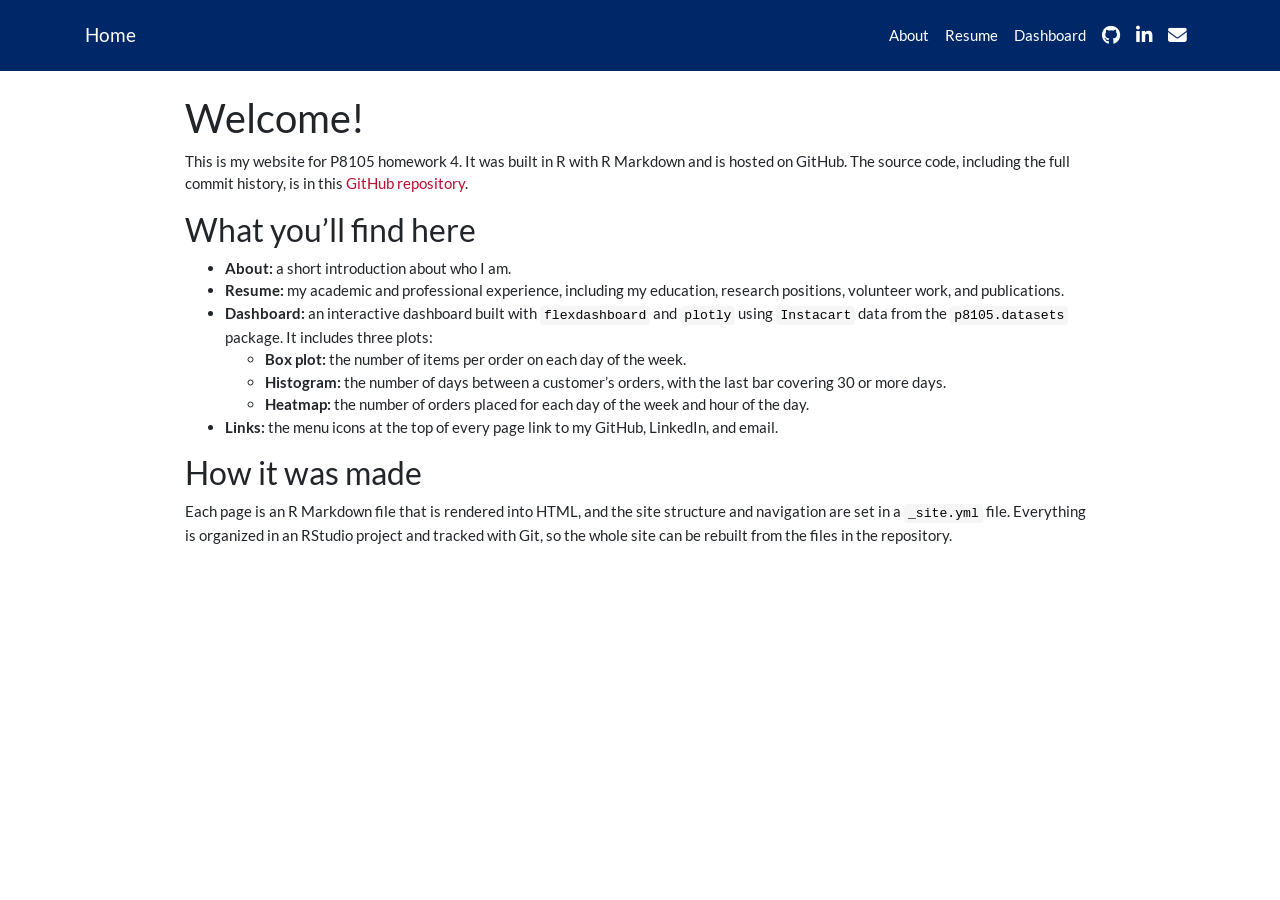
<file: index.html>
<!DOCTYPE html>

<html>

<head>

<meta charset="utf-8" />
<meta name="generator" content="pandoc" />
<meta http-equiv="X-UA-Compatible" content="IE=EDGE" />




<title>Welcome</title>

<script src="site_libs/header-attrs-2.32/header-attrs.js"></script>
<script src="site_libs/jquery-3.6.0/jquery-3.6.0.min.js"></script>
<meta name="viewport" content="width=device-width, initial-scale=1, shrink-to-fit=no" />
<link href="site_libs/bootstrap-4.6.0/bootstrap.min.css" rel="stylesheet" />
<script src="site_libs/bootstrap-4.6.0/bootstrap.bundle.min.js"></script>
<script src="site_libs/bs3compat-0.12.0/transition.js"></script>
<script src="site_libs/bs3compat-0.12.0/tabs.js"></script>
<script src="site_libs/bs3compat-0.12.0/bs3compat.js"></script>
<script src="site_libs/navigation-1.1/tabsets.js"></script>
<link href="site_libs/highlightjs-9.12.0/default.css" rel="stylesheet" />
<script src="site_libs/highlightjs-9.12.0/highlight.js"></script>
<link href="site_libs/font-awesome-6.5.2/css/all.min.css" rel="stylesheet" />
<link href="site_libs/font-awesome-6.5.2/css/v4-shims.min.css" rel="stylesheet" />

<style type="text/css">
  code{white-space: pre-wrap;}
  span.smallcaps{font-variant: small-caps;}
  span.underline{text-decoration: underline;}
  div.column{display: inline-block; vertical-align: top; width: 50%;}
  div.hanging-indent{margin-left: 1.5em; text-indent: -1.5em;}
  ul.task-list{list-style: none;}
    </style>

<style type="text/css">code{white-space: pre;}</style>
<script type="text/javascript">
if (window.hljs) {
  hljs.configure({languages: []});
  hljs.initHighlightingOnLoad();
  if (document.readyState && document.readyState === "complete") {
    window.setTimeout(function() { hljs.initHighlighting(); }, 0);
  }
}
</script>









<style type = "text/css">
.main-container {
  max-width: 940px;
  margin-left: auto;
  margin-right: auto;
}
img {
  max-width:100%;
}
.tabbed-pane {
  padding-top: 12px;
}
.html-widget {
  margin-bottom: 20px;
}
button.code-folding-btn:focus {
  outline: none;
}
summary {
  display: list-item;
}
details > summary > p:only-child {
  display: inline;
}
pre code {
  padding: 0;
}
</style>


<style type="text/css">
.dropdown-submenu {
  position: relative;
}
.dropdown-submenu>.dropdown-menu {
  top: 0;
  left: 100%;
  margin-top: -6px;
  margin-left: -1px;
  border-radius: 0 6px 6px 6px;
}
.dropdown-submenu:hover>.dropdown-menu {
  display: block;
}
.dropdown-submenu>a:after {
  display: block;
  content: " ";
  float: right;
  width: 0;
  height: 0;
  border-color: transparent;
  border-style: solid;
  border-width: 5px 0 5px 5px;
  border-left-color: #cccccc;
  margin-top: 5px;
  margin-right: -10px;
}
.dropdown-submenu:hover>a:after {
  border-left-color: #adb5bd;
}
.dropdown-submenu.pull-left {
  float: none;
}
.dropdown-submenu.pull-left>.dropdown-menu {
  left: -100%;
  margin-left: 10px;
  border-radius: 6px 0 6px 6px;
}
</style>

<script type="text/javascript">
// manage active state of menu based on current page
$(document).ready(function () {
  // active menu anchor
  href = window.location.pathname
  href = href.substr(href.lastIndexOf('/') + 1)
  if (href === "")
    href = "index.html";
  var menuAnchor = $('a[href="' + href + '"]');

  // mark the anchor link active (and if it's in a dropdown, also mark that active)
  var dropdown = menuAnchor.closest('li.dropdown');
  if (window.bootstrap) { // Bootstrap 4+
    menuAnchor.addClass('active');
    dropdown.find('> .dropdown-toggle').addClass('active');
  } else { // Bootstrap 3
    menuAnchor.parent().addClass('active');
    dropdown.addClass('active');
  }

  // Navbar adjustments
  var navHeight = $(".navbar").first().height() + 15;
  var style = document.createElement('style');
  var pt = "padding-top: " + navHeight + "px; ";
  var mt = "margin-top: -" + navHeight + "px; ";
  var css = "";
  // offset scroll position for anchor links (for fixed navbar)
  for (var i = 1; i <= 6; i++) {
    css += ".section h" + i + "{ " + pt + mt + "}\n";
  }
  style.innerHTML = "body {" + pt + "padding-bottom: 40px; }\n" + css;
  document.head.appendChild(style);
});
</script>

<!-- tabsets -->

<style type="text/css">
.tabset-dropdown > .nav-tabs {
  display: inline-table;
  max-height: 500px;
  min-height: 44px;
  overflow-y: auto;
  border: 1px solid #ddd;
  border-radius: 4px;
}

.tabset-dropdown > .nav-tabs > li.active:before, .tabset-dropdown > .nav-tabs.nav-tabs-open:before {
  content: "\e259";
  font-family: 'Glyphicons Halflings';
  display: inline-block;
  padding: 10px;
  border-right: 1px solid #ddd;
}

.tabset-dropdown > .nav-tabs.nav-tabs-open > li.active:before {
  content: "\e258";
  font-family: 'Glyphicons Halflings';
  border: none;
}

.tabset-dropdown > .nav-tabs > li.active {
  display: block;
}

.tabset-dropdown > .nav-tabs > li > a,
.tabset-dropdown > .nav-tabs > li > a:focus,
.tabset-dropdown > .nav-tabs > li > a:hover {
  border: none;
  display: inline-block;
  border-radius: 4px;
  background-color: transparent;
}

.tabset-dropdown > .nav-tabs.nav-tabs-open > li {
  display: block;
  float: none;
}

.tabset-dropdown > .nav-tabs > li {
  display: none;
}
</style>

<!-- code folding -->




</head>

<body>


<div class="container-fluid main-container">




<div class="navbar navbar-default  navbar-fixed-top" role="navigation">
  <div class="container">
    <div class="navbar-header">
      <button type="button" class="navbar-toggle collapsed" data-toggle="collapse" data-bs-toggle="collapse" data-target="#navbar" data-bs-target="#navbar">
        <span class="icon-bar"></span>
        <span class="icon-bar"></span>
        <span class="icon-bar"></span>
      </button>
      <a class="navbar-brand" href="index.html">Home</a>
    </div>
    <div id="navbar" class="navbar-collapse collapse">
      <ul class="nav navbar-nav">
        
      </ul>
      <ul class="nav navbar-nav navbar-right">
        <li>
  <a href="about.html">About</a>
</li>
<li>
  <a href="resume.html">Resume</a>
</li>
<li>
  <a href="dashboard.html">Dashboard</a>
</li>
<li>
  <a href="http://github.com/tpslam/">
    <span class="fa fa-github fa-lg"></span>
     
  </a>
</li>
<li>
  <a href="https://www.linkedin.com/in/tiffany-lam-77711b345/">
    <span class="fa fa-linkedin fa-lg"></span>
     
  </a>
</li>
<li>
  <a href="mailto:&lt;tiffany.lam21@gmail.com&gt;">
    <span class="fa fa-envelope fa-lg"></span>
     
  </a>
</li>
      </ul>
    </div><!--/.nav-collapse -->
  </div><!--/.container -->
</div><!--/.navbar -->

<div id="header">




</div>


<div id="welcome" class="section level2" style="padding-top: 40px">
<h2>Welcome!</h2>
</div>
<p>This is my website for P8105 homework 4. It was built in R with R
Markdown and is hosted on GitHub. The source code, including the full
commit history, is in this <a
href="https://github.com/tpslam/tpslam.github.io">GitHub
repository</a>.</p>
<div id="what-youll-find-here" class="section level3">
<h3>What you’ll find here</h3>
<ul>
<li><strong>About:</strong> a short introduction about who I am.</li>
<li><strong>Resume:</strong> my academic and professional experience,
including my education, research positions, volunteer work, and
publications.</li>
<li><strong>Dashboard:</strong> an interactive dashboard built with
<code>flexdashboard</code> and <code>plotly</code> using
<code>Instacart</code> data from the <code>p8105.datasets</code>
package. It includes three plots:
<ul>
<li><strong>Box plot:</strong> the number of items per order on each day
of the week.</li>
<li><strong>Histogram:</strong> the number of days between a customer’s
orders, with the last bar covering 30 or more days.</li>
<li><strong>Heatmap:</strong> the number of orders placed for each day
of the week and hour of the day.</li>
</ul></li>
<li><strong>Links:</strong> the menu icons at the top of every page link
to my GitHub, LinkedIn, and email.</li>
</ul>
</div>
<div id="how-it-was-made" class="section level3">
<h3>How it was made</h3>
<p>Each page is an R Markdown file that is rendered into HTML, and the
site structure and navigation are set in a <code>_site.yml</code> file.
Everything is organized in an RStudio project and tracked with Git, so
the whole site can be rebuilt from the files in the repository.</p>
</div>




</div>

<script>

// add bootstrap table styles to pandoc tables
function bootstrapStylePandocTables() {
  $('tr.odd').parent('tbody').parent('table').addClass('table table-condensed');
}
$(document).ready(function () {
  bootstrapStylePandocTables();
});


</script>

<!-- tabsets -->

<script>
$(document).ready(function () {
  window.buildTabsets("TOC");
});

$(document).ready(function () {
  $('.tabset-dropdown > .nav-tabs > li').click(function () {
    $(this).parent().toggleClass('nav-tabs-open');
  });
});
</script>

<!-- code folding -->


<!-- dynamically load mathjax for compatibility with self-contained -->
<script>
  (function () {
    var script = document.createElement("script");
    script.type = "text/javascript";
    script.src  = "https://mathjax.rstudio.com/latest/MathJax.js?config=TeX-AMS-MML_HTMLorMML";
    document.getElementsByTagName("head")[0].appendChild(script);
  })();
</script>

</body>
</html>
</file>
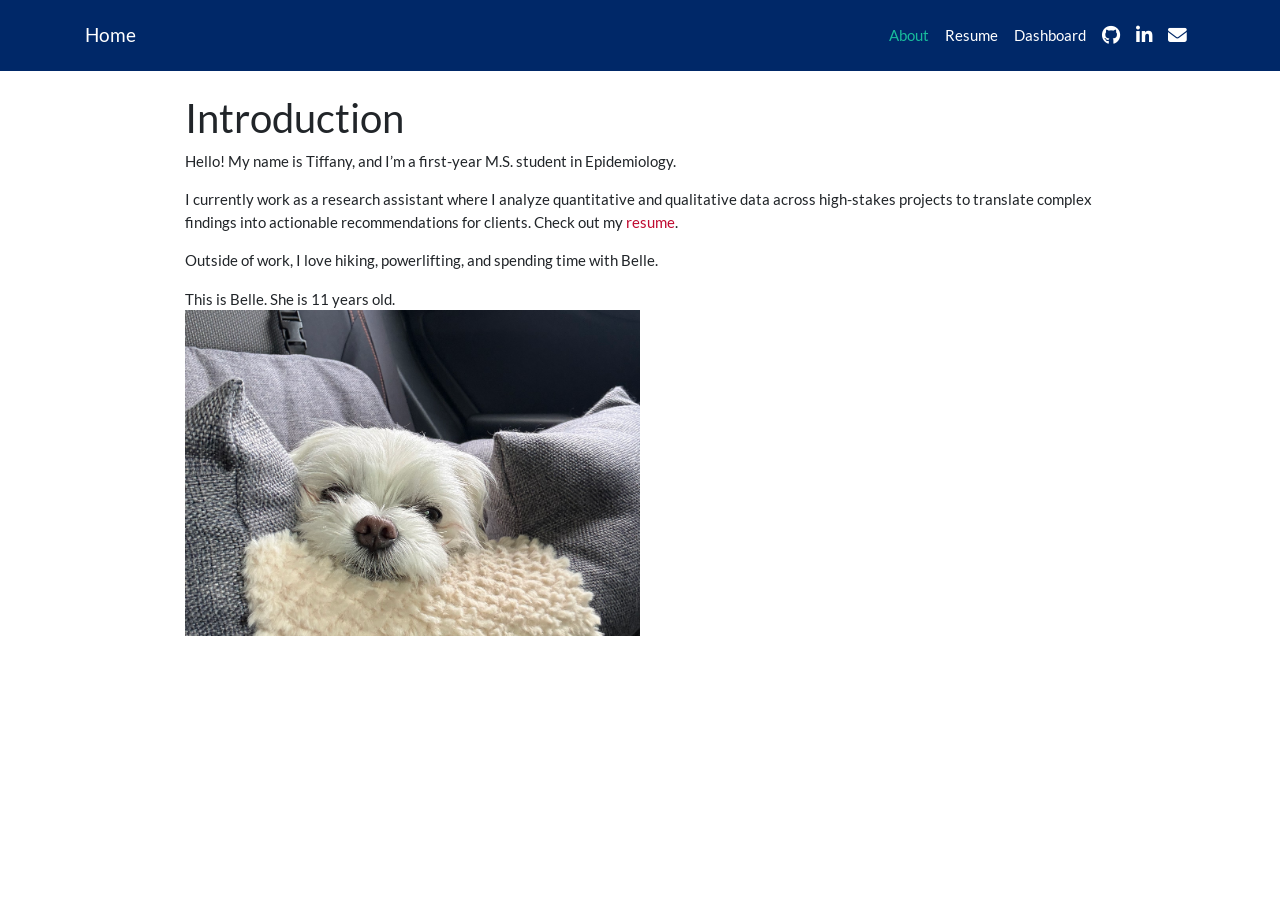
<file: about.html>
<!DOCTYPE html>

<html>

<head>

<meta charset="utf-8" />
<meta name="generator" content="pandoc" />
<meta http-equiv="X-UA-Compatible" content="IE=EDGE" />




<title>About</title>

<script src="site_libs/header-attrs-2.32/header-attrs.js"></script>
<script src="site_libs/jquery-3.6.0/jquery-3.6.0.min.js"></script>
<meta name="viewport" content="width=device-width, initial-scale=1, shrink-to-fit=no" />
<link href="site_libs/bootstrap-4.6.0/bootstrap.min.css" rel="stylesheet" />
<script src="site_libs/bootstrap-4.6.0/bootstrap.bundle.min.js"></script>
<script src="site_libs/bs3compat-0.12.0/transition.js"></script>
<script src="site_libs/bs3compat-0.12.0/tabs.js"></script>
<script src="site_libs/bs3compat-0.12.0/bs3compat.js"></script>
<script src="site_libs/navigation-1.1/tabsets.js"></script>
<link href="site_libs/highlightjs-9.12.0/default.css" rel="stylesheet" />
<script src="site_libs/highlightjs-9.12.0/highlight.js"></script>
<link href="site_libs/font-awesome-6.5.2/css/all.min.css" rel="stylesheet" />
<link href="site_libs/font-awesome-6.5.2/css/v4-shims.min.css" rel="stylesheet" />

<style type="text/css">
  code{white-space: pre-wrap;}
  span.smallcaps{font-variant: small-caps;}
  span.underline{text-decoration: underline;}
  div.column{display: inline-block; vertical-align: top; width: 50%;}
  div.hanging-indent{margin-left: 1.5em; text-indent: -1.5em;}
  ul.task-list{list-style: none;}
    </style>

<style type="text/css">code{white-space: pre;}</style>
<script type="text/javascript">
if (window.hljs) {
  hljs.configure({languages: []});
  hljs.initHighlightingOnLoad();
  if (document.readyState && document.readyState === "complete") {
    window.setTimeout(function() { hljs.initHighlighting(); }, 0);
  }
}
</script>









<style type = "text/css">
.main-container {
  max-width: 940px;
  margin-left: auto;
  margin-right: auto;
}
img {
  max-width:100%;
}
.tabbed-pane {
  padding-top: 12px;
}
.html-widget {
  margin-bottom: 20px;
}
button.code-folding-btn:focus {
  outline: none;
}
summary {
  display: list-item;
}
details > summary > p:only-child {
  display: inline;
}
pre code {
  padding: 0;
}
</style>


<style type="text/css">
.dropdown-submenu {
  position: relative;
}
.dropdown-submenu>.dropdown-menu {
  top: 0;
  left: 100%;
  margin-top: -6px;
  margin-left: -1px;
  border-radius: 0 6px 6px 6px;
}
.dropdown-submenu:hover>.dropdown-menu {
  display: block;
}
.dropdown-submenu>a:after {
  display: block;
  content: " ";
  float: right;
  width: 0;
  height: 0;
  border-color: transparent;
  border-style: solid;
  border-width: 5px 0 5px 5px;
  border-left-color: #cccccc;
  margin-top: 5px;
  margin-right: -10px;
}
.dropdown-submenu:hover>a:after {
  border-left-color: #adb5bd;
}
.dropdown-submenu.pull-left {
  float: none;
}
.dropdown-submenu.pull-left>.dropdown-menu {
  left: -100%;
  margin-left: 10px;
  border-radius: 6px 0 6px 6px;
}
</style>

<script type="text/javascript">
// manage active state of menu based on current page
$(document).ready(function () {
  // active menu anchor
  href = window.location.pathname
  href = href.substr(href.lastIndexOf('/') + 1)
  if (href === "")
    href = "index.html";
  var menuAnchor = $('a[href="' + href + '"]');

  // mark the anchor link active (and if it's in a dropdown, also mark that active)
  var dropdown = menuAnchor.closest('li.dropdown');
  if (window.bootstrap) { // Bootstrap 4+
    menuAnchor.addClass('active');
    dropdown.find('> .dropdown-toggle').addClass('active');
  } else { // Bootstrap 3
    menuAnchor.parent().addClass('active');
    dropdown.addClass('active');
  }

  // Navbar adjustments
  var navHeight = $(".navbar").first().height() + 15;
  var style = document.createElement('style');
  var pt = "padding-top: " + navHeight + "px; ";
  var mt = "margin-top: -" + navHeight + "px; ";
  var css = "";
  // offset scroll position for anchor links (for fixed navbar)
  for (var i = 1; i <= 6; i++) {
    css += ".section h" + i + "{ " + pt + mt + "}\n";
  }
  style.innerHTML = "body {" + pt + "padding-bottom: 40px; }\n" + css;
  document.head.appendChild(style);
});
</script>

<!-- tabsets -->

<style type="text/css">
.tabset-dropdown > .nav-tabs {
  display: inline-table;
  max-height: 500px;
  min-height: 44px;
  overflow-y: auto;
  border: 1px solid #ddd;
  border-radius: 4px;
}

.tabset-dropdown > .nav-tabs > li.active:before, .tabset-dropdown > .nav-tabs.nav-tabs-open:before {
  content: "\e259";
  font-family: 'Glyphicons Halflings';
  display: inline-block;
  padding: 10px;
  border-right: 1px solid #ddd;
}

.tabset-dropdown > .nav-tabs.nav-tabs-open > li.active:before {
  content: "\e258";
  font-family: 'Glyphicons Halflings';
  border: none;
}

.tabset-dropdown > .nav-tabs > li.active {
  display: block;
}

.tabset-dropdown > .nav-tabs > li > a,
.tabset-dropdown > .nav-tabs > li > a:focus,
.tabset-dropdown > .nav-tabs > li > a:hover {
  border: none;
  display: inline-block;
  border-radius: 4px;
  background-color: transparent;
}

.tabset-dropdown > .nav-tabs.nav-tabs-open > li {
  display: block;
  float: none;
}

.tabset-dropdown > .nav-tabs > li {
  display: none;
}
</style>

<!-- code folding -->




</head>

<body>


<div class="container-fluid main-container">




<div class="navbar navbar-default  navbar-fixed-top" role="navigation">
  <div class="container">
    <div class="navbar-header">
      <button type="button" class="navbar-toggle collapsed" data-toggle="collapse" data-bs-toggle="collapse" data-target="#navbar" data-bs-target="#navbar">
        <span class="icon-bar"></span>
        <span class="icon-bar"></span>
        <span class="icon-bar"></span>
      </button>
      <a class="navbar-brand" href="index.html">Home</a>
    </div>
    <div id="navbar" class="navbar-collapse collapse">
      <ul class="nav navbar-nav">
        
      </ul>
      <ul class="nav navbar-nav navbar-right">
        <li>
  <a href="about.html">About</a>
</li>
<li>
  <a href="resume.html">Resume</a>
</li>
<li>
  <a href="dashboard.html">Dashboard</a>
</li>
<li>
  <a href="http://github.com/tpslam/">
    <span class="fa fa-github fa-lg"></span>
     
  </a>
</li>
<li>
  <a href="https://www.linkedin.com/in/tiffany-lam-77711b345/">
    <span class="fa fa-linkedin fa-lg"></span>
     
  </a>
</li>
<li>
  <a href="mailto:&lt;tiffany.lam21@gmail.com&gt;">
    <span class="fa fa-envelope fa-lg"></span>
     
  </a>
</li>
      </ul>
    </div><!--/.nav-collapse -->
  </div><!--/.container -->
</div><!--/.navbar -->

<div id="header">




</div>


<div id="introduction" class="section level2" style="padding-top: 40px">
<h2>Introduction</h2>
</div>
<p>Hello! My name is Tiffany, and I’m a first-year M.S. student in
Epidemiology.</p>
<p>I currently work as a research assistant where I analyze quantitative
and qualitative data across high-stakes projects to translate complex
findings into actionable recommendations for clients. Check out my <a
href="resume.html">resume</a>.</p>
<p>Outside of work, I love hiking, powerlifting, and spending time with
Belle.</p>
<p>This is Belle. She is 11 years old.<br />
<img src="images/Belle.jpeg" style="width:50.0%" /></p>




</div>

<script>

// add bootstrap table styles to pandoc tables
function bootstrapStylePandocTables() {
  $('tr.odd').parent('tbody').parent('table').addClass('table table-condensed');
}
$(document).ready(function () {
  bootstrapStylePandocTables();
});


</script>

<!-- tabsets -->

<script>
$(document).ready(function () {
  window.buildTabsets("TOC");
});

$(document).ready(function () {
  $('.tabset-dropdown > .nav-tabs > li').click(function () {
    $(this).parent().toggleClass('nav-tabs-open');
  });
});
</script>

<!-- code folding -->


<!-- dynamically load mathjax for compatibility with self-contained -->
<script>
  (function () {
    var script = document.createElement("script");
    script.type = "text/javascript";
    script.src  = "https://mathjax.rstudio.com/latest/MathJax.js?config=TeX-AMS-MML_HTMLorMML";
    document.getElementsByTagName("head")[0].appendChild(script);
  })();
</script>

</body>
</html>
</file>
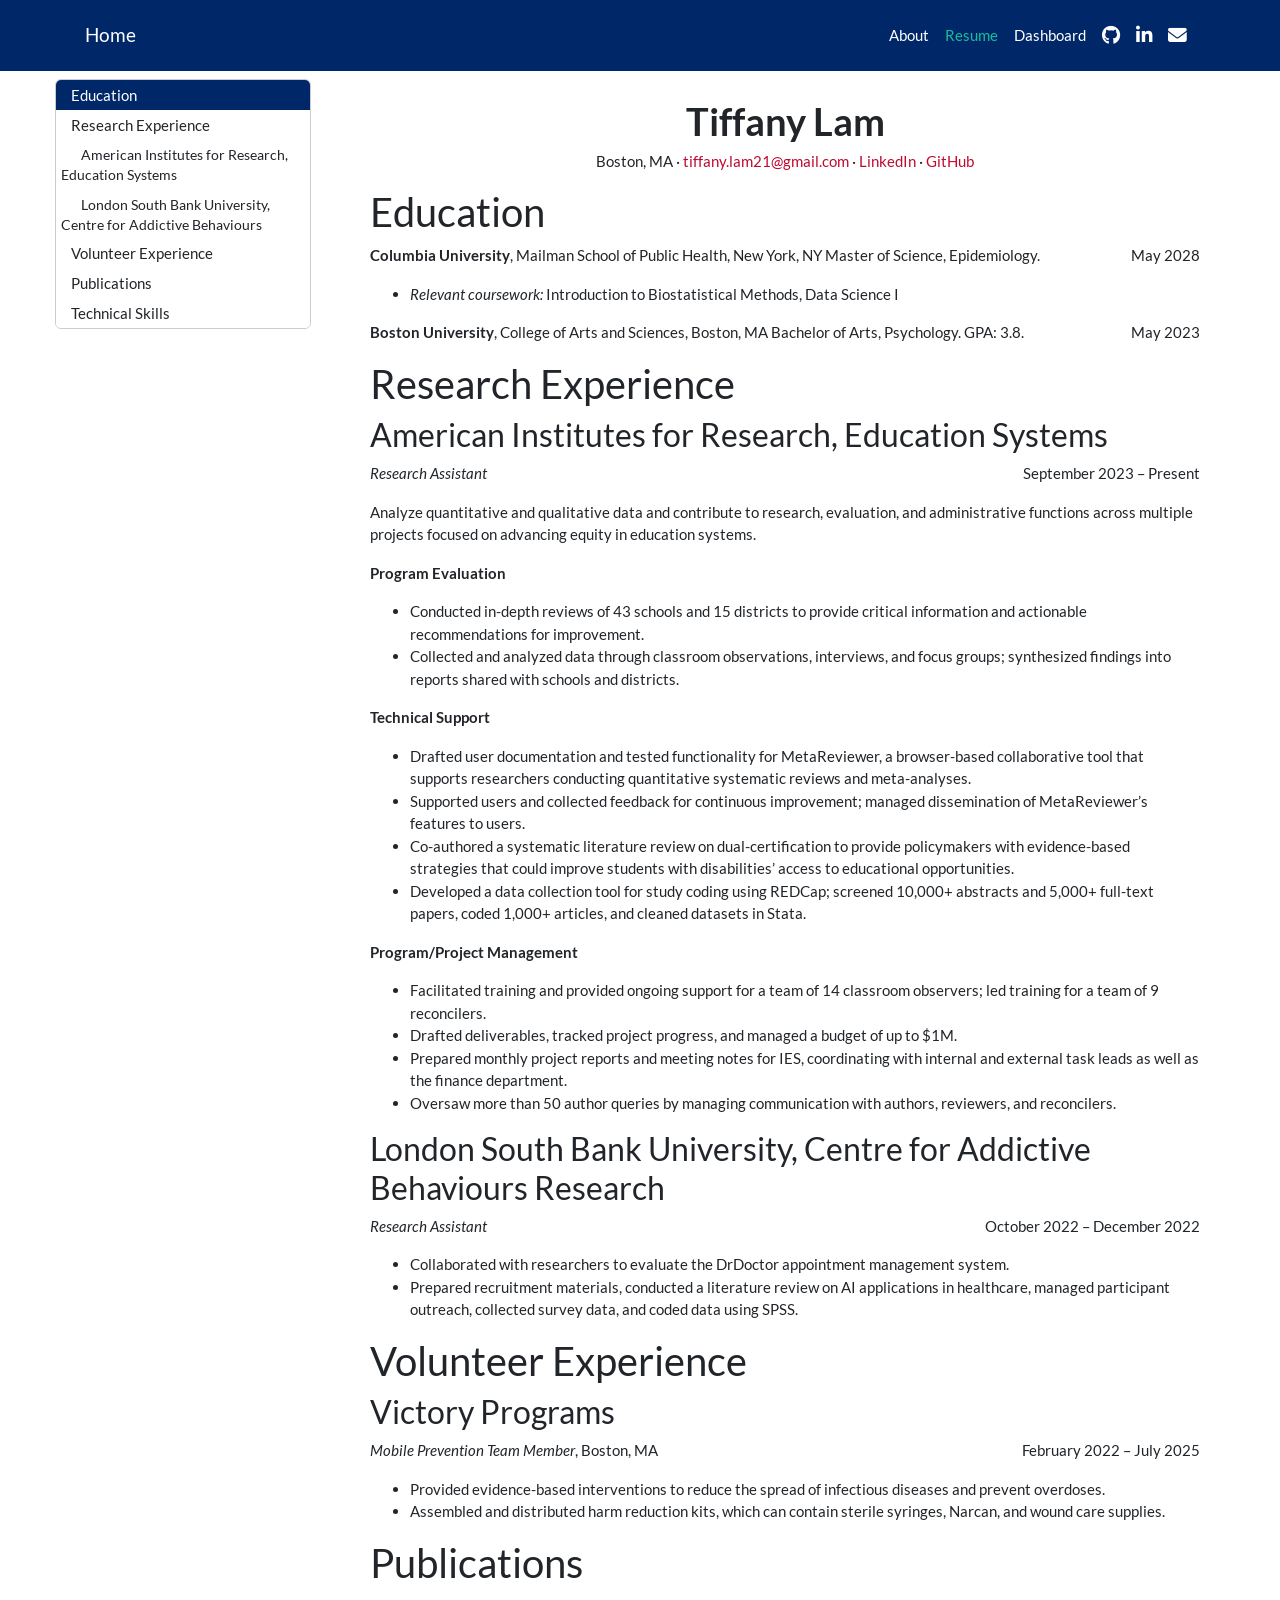
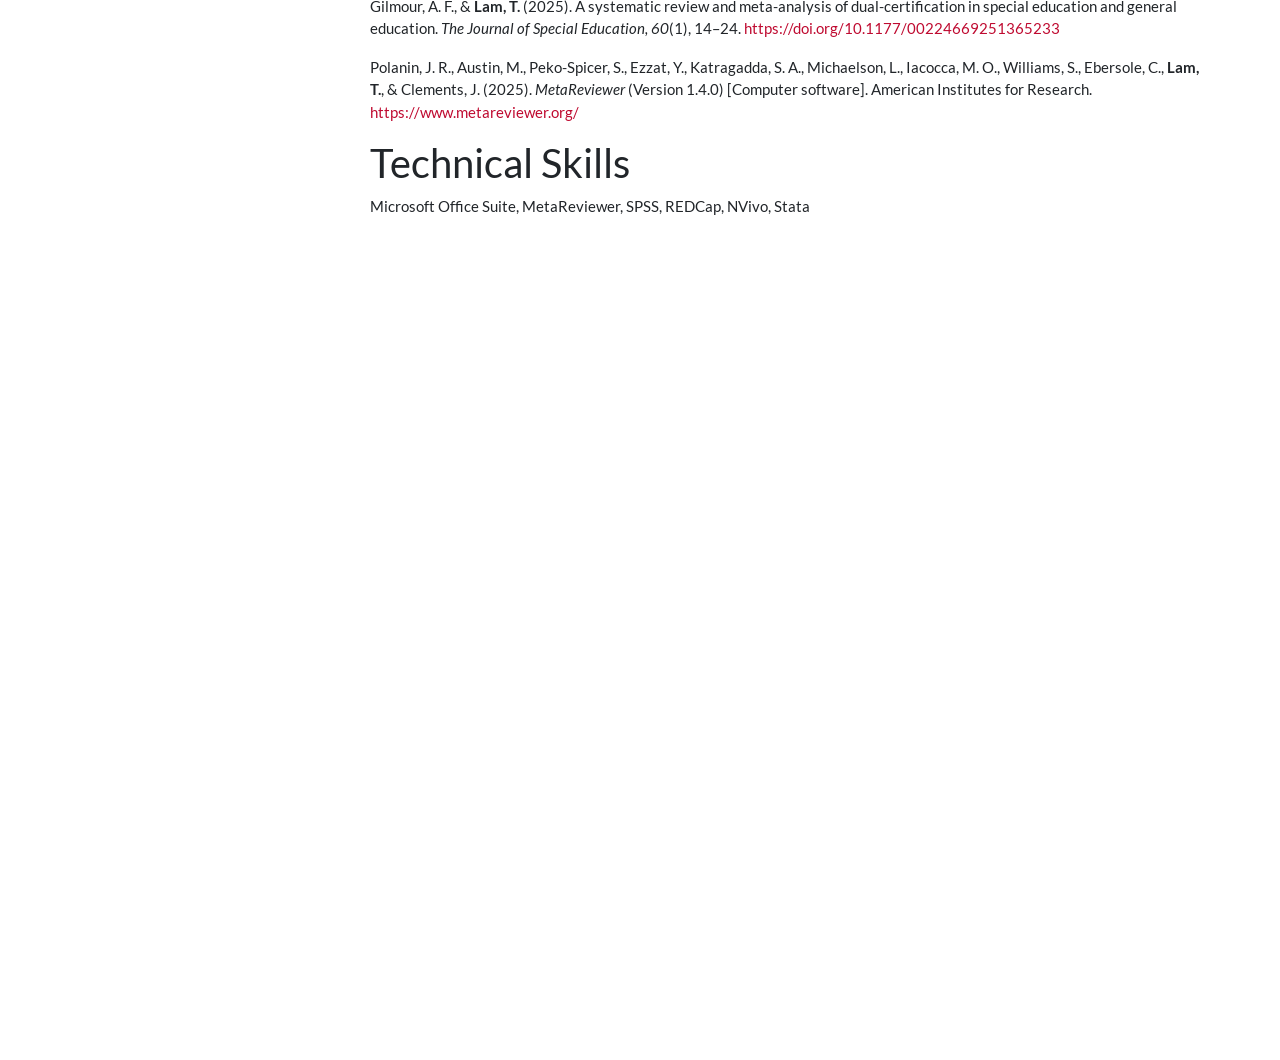
<file: resume.html>
<!DOCTYPE html>

<html>

<head>

<meta charset="utf-8" />
<meta name="generator" content="pandoc" />
<meta http-equiv="X-UA-Compatible" content="IE=EDGE" />




<title>Resume</title>

<script src="site_libs/header-attrs-2.32/header-attrs.js"></script>
<script src="site_libs/jquery-3.6.0/jquery-3.6.0.min.js"></script>
<meta name="viewport" content="width=device-width, initial-scale=1, shrink-to-fit=no" />
<link href="site_libs/bootstrap-4.6.0/bootstrap.min.css" rel="stylesheet" />
<script src="site_libs/bootstrap-4.6.0/bootstrap.bundle.min.js"></script>
<script src="site_libs/bs3compat-0.12.0/transition.js"></script>
<script src="site_libs/bs3compat-0.12.0/tabs.js"></script>
<script src="site_libs/bs3compat-0.12.0/bs3compat.js"></script>
<script src="site_libs/jqueryui-1.13.2/jquery-ui.min.js"></script>
<link href="site_libs/tocify-1.9.1/jquery.tocify.css" rel="stylesheet" />
<script src="site_libs/tocify-1.9.1/jquery.tocify.js"></script>
<script src="site_libs/navigation-1.1/tabsets.js"></script>
<link href="site_libs/highlightjs-9.12.0/default.css" rel="stylesheet" />
<script src="site_libs/highlightjs-9.12.0/highlight.js"></script>
<link href="site_libs/font-awesome-6.5.2/css/all.min.css" rel="stylesheet" />
<link href="site_libs/font-awesome-6.5.2/css/v4-shims.min.css" rel="stylesheet" />

<style type="text/css">
  code{white-space: pre-wrap;}
  span.smallcaps{font-variant: small-caps;}
  span.underline{text-decoration: underline;}
  div.column{display: inline-block; vertical-align: top; width: 50%;}
  div.hanging-indent{margin-left: 1.5em; text-indent: -1.5em;}
  ul.task-list{list-style: none;}
    </style>

<style type="text/css">code{white-space: pre;}</style>
<script type="text/javascript">
if (window.hljs) {
  hljs.configure({languages: []});
  hljs.initHighlightingOnLoad();
  if (document.readyState && document.readyState === "complete") {
    window.setTimeout(function() { hljs.initHighlighting(); }, 0);
  }
}
</script>









<style type = "text/css">
.main-container {
  max-width: 940px;
  margin-left: auto;
  margin-right: auto;
}
img {
  max-width:100%;
}
.tabbed-pane {
  padding-top: 12px;
}
.html-widget {
  margin-bottom: 20px;
}
button.code-folding-btn:focus {
  outline: none;
}
summary {
  display: list-item;
}
details > summary > p:only-child {
  display: inline;
}
pre code {
  padding: 0;
}
</style>


<style type="text/css">
.dropdown-submenu {
  position: relative;
}
.dropdown-submenu>.dropdown-menu {
  top: 0;
  left: 100%;
  margin-top: -6px;
  margin-left: -1px;
  border-radius: 0 6px 6px 6px;
}
.dropdown-submenu:hover>.dropdown-menu {
  display: block;
}
.dropdown-submenu>a:after {
  display: block;
  content: " ";
  float: right;
  width: 0;
  height: 0;
  border-color: transparent;
  border-style: solid;
  border-width: 5px 0 5px 5px;
  border-left-color: #cccccc;
  margin-top: 5px;
  margin-right: -10px;
}
.dropdown-submenu:hover>a:after {
  border-left-color: #adb5bd;
}
.dropdown-submenu.pull-left {
  float: none;
}
.dropdown-submenu.pull-left>.dropdown-menu {
  left: -100%;
  margin-left: 10px;
  border-radius: 6px 0 6px 6px;
}
</style>

<script type="text/javascript">
// manage active state of menu based on current page
$(document).ready(function () {
  // active menu anchor
  href = window.location.pathname
  href = href.substr(href.lastIndexOf('/') + 1)
  if (href === "")
    href = "index.html";
  var menuAnchor = $('a[href="' + href + '"]');

  // mark the anchor link active (and if it's in a dropdown, also mark that active)
  var dropdown = menuAnchor.closest('li.dropdown');
  if (window.bootstrap) { // Bootstrap 4+
    menuAnchor.addClass('active');
    dropdown.find('> .dropdown-toggle').addClass('active');
  } else { // Bootstrap 3
    menuAnchor.parent().addClass('active');
    dropdown.addClass('active');
  }

  // Navbar adjustments
  var navHeight = $(".navbar").first().height() + 15;
  var style = document.createElement('style');
  var pt = "padding-top: " + navHeight + "px; ";
  var mt = "margin-top: -" + navHeight + "px; ";
  var css = "";
  // offset scroll position for anchor links (for fixed navbar)
  for (var i = 1; i <= 6; i++) {
    css += ".section h" + i + "{ " + pt + mt + "}\n";
  }
  style.innerHTML = "body {" + pt + "padding-bottom: 40px; }\n" + css;
  document.head.appendChild(style);
});
</script>

<!-- tabsets -->

<style type="text/css">
.tabset-dropdown > .nav-tabs {
  display: inline-table;
  max-height: 500px;
  min-height: 44px;
  overflow-y: auto;
  border: 1px solid #ddd;
  border-radius: 4px;
}

.tabset-dropdown > .nav-tabs > li.active:before, .tabset-dropdown > .nav-tabs.nav-tabs-open:before {
  content: "\e259";
  font-family: 'Glyphicons Halflings';
  display: inline-block;
  padding: 10px;
  border-right: 1px solid #ddd;
}

.tabset-dropdown > .nav-tabs.nav-tabs-open > li.active:before {
  content: "\e258";
  font-family: 'Glyphicons Halflings';
  border: none;
}

.tabset-dropdown > .nav-tabs > li.active {
  display: block;
}

.tabset-dropdown > .nav-tabs > li > a,
.tabset-dropdown > .nav-tabs > li > a:focus,
.tabset-dropdown > .nav-tabs > li > a:hover {
  border: none;
  display: inline-block;
  border-radius: 4px;
  background-color: transparent;
}

.tabset-dropdown > .nav-tabs.nav-tabs-open > li {
  display: block;
  float: none;
}

.tabset-dropdown > .nav-tabs > li {
  display: none;
}
</style>

<!-- code folding -->



<style type="text/css">

#TOC {
  margin: 25px 0px 20px 0px;
}
@media (max-width: 768px) {
#TOC {
  position: relative;
  width: 100%;
}
}

@media print {
.toc-content {
  /* see https://github.com/w3c/csswg-drafts/issues/4434 */
  float: right;
}
}

.toc-content {
  padding-left: 30px;
  padding-right: 40px;
}

div.main-container {
  max-width: 1200px;
}

div.tocify {
  width: 20%;
  max-width: 260px;
  max-height: 85%;
}

@media (min-width: 768px) and (max-width: 991px) {
  div.tocify {
    width: 25%;
  }
}

@media (max-width: 767px) {
  div.tocify {
    width: 100%;
    max-width: none;
  }
}

.tocify ul, .tocify li {
  line-height: 20px;
}

.tocify-subheader .tocify-item {
  font-size: 0.90em;
}

.tocify .list-group-item {
  border-radius: 0px;
}


</style>



</head>

<body>


<div class="container-fluid main-container">


<!-- setup 3col/9col grid for toc_float and main content  -->
<div class="row">
<div class="col-xs-12 col-sm-4 col-md-3">
<div id="TOC" class="tocify">
</div>
</div>

<div class="toc-content col-xs-12 col-sm-8 col-md-9">




<div class="navbar navbar-default  navbar-fixed-top" role="navigation">
  <div class="container">
    <div class="navbar-header">
      <button type="button" class="navbar-toggle collapsed" data-toggle="collapse" data-bs-toggle="collapse" data-target="#navbar" data-bs-target="#navbar">
        <span class="icon-bar"></span>
        <span class="icon-bar"></span>
        <span class="icon-bar"></span>
      </button>
      <a class="navbar-brand" href="index.html">Home</a>
    </div>
    <div id="navbar" class="navbar-collapse collapse">
      <ul class="nav navbar-nav">
        
      </ul>
      <ul class="nav navbar-nav navbar-right">
        <li>
  <a href="about.html">About</a>
</li>
<li>
  <a href="resume.html">Resume</a>
</li>
<li>
  <a href="dashboard.html">Dashboard</a>
</li>
<li>
  <a href="http://github.com/tpslam/">
    <span class="fa fa-github fa-lg"></span>
     
  </a>
</li>
<li>
  <a href="https://www.linkedin.com/in/tiffany-lam-77711b345/">
    <span class="fa fa-linkedin fa-lg"></span>
     
  </a>
</li>
<li>
  <a href="mailto:&lt;tiffany.lam21@gmail.com&gt;">
    <span class="fa fa-envelope fa-lg"></span>
     
  </a>
</li>
      </ul>
    </div><!--/.nav-collapse -->
  </div><!--/.container -->
</div><!--/.navbar -->

<div id="header">




</div>


<div style="text-align: center; padding-top: 40px">
<p><span style="font-size: 2.5em; font-weight: bold">Tiffany
Lam</span><br />
Boston, MA · <a
href="mailto:tiffany.lam21@gmail.com">tiffany.lam21@gmail.com</a> · <a
href="https://www.linkedin.com/in/tiffany-lam-77711b345/">LinkedIn</a> ·
<a href="http://github.com/tpslam/">GitHub</a></p>
</div>
<div id="education" class="section level2">
<h2>Education</h2>
<p><strong>Columbia University</strong>, Mailman School of Public
Health, New York, NY Master of Science, Epidemiology. <span
style="float: right">May 2028</span></p>
<ul>
<li><em>Relevant coursework:</em> Introduction to Biostatistical
Methods, Data Science I</li>
</ul>
<p><strong>Boston University</strong>, College of Arts and Sciences,
Boston, MA Bachelor of Arts, Psychology. GPA: 3.8. <span
style="float: right">May 2023</span></p>
</div>
<div id="research-experience" class="section level2">
<h2>Research Experience</h2>
<div id="american-institutes-for-research-education-systems"
class="section level3">
<h3>American Institutes for Research, Education Systems</h3>
<p><em>Research Assistant</em> <span style="float: right">September 2023
– Present</span></p>
<p>Analyze quantitative and qualitative data and contribute to research,
evaluation, and administrative functions across multiple projects
focused on advancing equity in education systems.</p>
<p><strong>Program Evaluation</strong></p>
<ul>
<li>Conducted in-depth reviews of 43 schools and 15 districts to provide
critical information and actionable recommendations for
improvement.</li>
<li>Collected and analyzed data through classroom observations,
interviews, and focus groups; synthesized findings into reports shared
with schools and districts.</li>
</ul>
<p><strong>Technical Support</strong></p>
<ul>
<li>Drafted user documentation and tested functionality for
MetaReviewer, a browser-based collaborative tool that supports
researchers conducting quantitative systematic reviews and
meta-analyses.</li>
<li>Supported users and collected feedback for continuous improvement;
managed dissemination of MetaReviewer’s features to users.</li>
<li>Co-authored a systematic literature review on dual-certification to
provide policymakers with evidence-based strategies that could improve
students with disabilities’ access to educational opportunities.</li>
<li>Developed a data collection tool for study coding using REDCap;
screened 10,000+ abstracts and 5,000+ full-text papers, coded 1,000+
articles, and cleaned datasets in Stata.</li>
</ul>
<p><strong>Program/Project Management</strong></p>
<ul>
<li>Facilitated training and provided ongoing support for a team of 14
classroom observers; led training for a team of 9 reconcilers.</li>
<li>Drafted deliverables, tracked project progress, and managed a budget
of up to $1M.</li>
<li>Prepared monthly project reports and meeting notes for IES,
coordinating with internal and external task leads as well as the
finance department.</li>
<li>Oversaw more than 50 author queries by managing communication with
authors, reviewers, and reconcilers.</li>
</ul>
</div>
<div
id="london-south-bank-university-centre-for-addictive-behaviours-research"
class="section level3">
<h3>London South Bank University, Centre for Addictive Behaviours
Research</h3>
<p><em>Research Assistant</em> <span style="float: right">October 2022 –
December 2022</span></p>
<ul>
<li>Collaborated with researchers to evaluate the DrDoctor appointment
management system.</li>
<li>Prepared recruitment materials, conducted a literature review on AI
applications in healthcare, managed participant outreach, collected
survey data, and coded data using SPSS.</li>
</ul>
</div>
</div>
<div id="volunteer-experience" class="section level2">
<h2>Volunteer Experience</h2>
<div id="victory-programs" class="section level3">
<h3>Victory Programs</h3>
<p><em>Mobile Prevention Team Member</em>, Boston, MA <span
style="float: right">February 2022 – July 2025</span></p>
<ul>
<li>Provided evidence-based interventions to reduce the spread of
infectious diseases and prevent overdoses.</li>
<li>Assembled and distributed harm reduction kits, which can contain
sterile syringes, Narcan, and wound care supplies.</li>
</ul>
</div>
</div>
<div id="publications" class="section level2">
<h2>Publications</h2>
<p>Gilmour, A. F., &amp; <strong>Lam, T.</strong> (2025). A systematic
review and meta-analysis of dual-certification in special education and
general education. <em>The Journal of Special Education, 60</em>(1),
14–24. <a href="https://doi.org/10.1177/00224669251365233"
class="uri">https://doi.org/10.1177/00224669251365233</a></p>
<p>Polanin, J. R., Austin, M., Peko-Spicer, S., Ezzat, Y., Katragadda,
S. A., Michaelson, L., Iacocca, M. O., Williams, S., Ebersole, C.,
<strong>Lam, T.</strong>, &amp; Clements, J. (2025).
<em>MetaReviewer</em> (Version 1.4.0) [Computer software]. American
Institutes for Research. <a href="https://www.metareviewer.org/"
class="uri">https://www.metareviewer.org/</a></p>
</div>
<div id="technical-skills" class="section level2">
<h2>Technical Skills</h2>
<p>Microsoft Office Suite, MetaReviewer, SPSS, REDCap, NVivo, Stata</p>
</div>



</div>
</div>

</div>

<script>

// add bootstrap table styles to pandoc tables
function bootstrapStylePandocTables() {
  $('tr.odd').parent('tbody').parent('table').addClass('table table-condensed');
}
$(document).ready(function () {
  bootstrapStylePandocTables();
});


</script>

<!-- tabsets -->

<script>
$(document).ready(function () {
  window.buildTabsets("TOC");
});

$(document).ready(function () {
  $('.tabset-dropdown > .nav-tabs > li').click(function () {
    $(this).parent().toggleClass('nav-tabs-open');
  });
});
</script>

<!-- code folding -->

<script>
$(document).ready(function ()  {

    // temporarily add toc-ignore selector to headers for the consistency with Pandoc
    $('.unlisted.unnumbered').addClass('toc-ignore')

    // move toc-ignore selectors from section div to header
    $('div.section.toc-ignore')
        .removeClass('toc-ignore')
        .children('h1,h2,h3,h4,h5').addClass('toc-ignore');

    // establish options
    var options = {
      selectors: "h1,h2,h3",
      theme: "bootstrap3",
      context: '.toc-content',
      hashGenerator: function (text) {
        return text.replace(/[.\\/?&!#<>]/g, '').replace(/\s/g, '_');
      },
      ignoreSelector: ".toc-ignore",
      scrollTo: 0
    };
    options.showAndHide = true;
    options.smoothScroll = true;

    // tocify
    var toc = $("#TOC").tocify(options).data("toc-tocify");
});
</script>

<!-- dynamically load mathjax for compatibility with self-contained -->
<script>
  (function () {
    var script = document.createElement("script");
    script.type = "text/javascript";
    script.src  = "https://mathjax.rstudio.com/latest/MathJax.js?config=TeX-AMS-MML_HTMLorMML";
    document.getElementsByTagName("head")[0].appendChild(script);
  })();
</script>

</body>
</html>
</file>
<file: site_libs/highlightjs-9.12.0/default.css>
.hljs-literal {
  color: #990073;
}

.hljs-number {
  color: #099;
}

.hljs-comment {
  color: #998;
  font-style: italic;
}

.hljs-keyword {
  color: #900;
  font-weight: bold;
}

.hljs-string {
  color: #d14;
}
</file>
<file: site_libs/font-awesome-6.5.2/css/v4-shims.min.css>
/*!
 * Font Awesome Free 6.5.2 by @fontawesome - https://fontawesome.com
 * License - https://fontawesome.com/license/free (Icons: CC BY 4.0, Fonts: SIL OFL 1.1, Code: MIT License)
 * Copyright 2024 Fonticons, Inc.
 */
.fa.fa-glass:before{content:"\f000"}.fa.fa-envelope-o{font-family:"Font Awesome 6 Free";font-weight:400}.fa.fa-envelope-o:before{content:"\f0e0"}.fa.fa-star-o{font-family:"Font Awesome 6 Free";font-weight:400}.fa.fa-star-o:before{content:"\f005"}.fa.fa-close:before,.fa.fa-remove:before{content:"\f00d"}.fa.fa-gear:before{content:"\f013"}.fa.fa-trash-o{font-family:"Font Awesome 6 Free";font-weight:400}.fa.fa-trash-o:before{content:"\f2ed"}.fa.fa-home:before{content:"\f015"}.fa.fa-file-o{font-family:"Font Awesome 6 Free";font-weight:400}.fa.fa-file-o:before{content:"\f15b"}.fa.fa-clock-o{font-family:"Font Awesome 6 Free";font-weight:400}.fa.fa-clock-o:before{content:"\f017"}.fa.fa-arrow-circle-o-down{font-family:"Font Awesome 6 Free";font-weight:400}.fa.fa-arrow-circle-o-down:before{content:"\f358"}.fa.fa-arrow-circle-o-up{font-family:"Font Awesome 6 Free";font-weight:400}.fa.fa-arrow-circle-o-up:before{content:"\f35b"}.fa.fa-play-circle-o{font-family:"Font Awesome 6 Free";font-weight:400}.fa.fa-play-circle-o:before{content:"\f144"}.fa.fa-repeat:before,.fa.fa-rotate-right:before{content:"\f01e"}.fa.fa-refresh:before{content:"\f021"}.fa.fa-list-alt{font-family:"Font Awesome 6 Free";font-weight:400}.fa.fa-list-alt:before{content:"\f022"}.fa.fa-dedent:before{content:"\f03b"}.fa.fa-video-camera:before{content:"\f03d"}.fa.fa-picture-o{font-family:"Font Awesome 6 Free";font-weight:400}.fa.fa-picture-o:before{content:"\f03e"}.fa.fa-photo{font-family:"Font Awesome 6 Free";font-weight:400}.fa.fa-photo:before{content:"\f03e"}.fa.fa-image{font-family:"Font Awesome 6 Free";font-weight:400}.fa.fa-image:before{content:"\f03e"}.fa.fa-map-marker:before{content:"\f3c5"}.fa.fa-pencil-square-o{font-family:"Font Awesome 6 Free";font-weight:400}.fa.fa-pencil-square-o:before{content:"\f044"}.fa.fa-edit{font-family:"Font Awesome 6 Free";font-weight:400}.fa.fa-edit:before{content:"\f044"}.fa.fa-share-square-o:before{content:"\f14d"}.fa.fa-check-square-o{font-family:"Font Awesome 6 Free";font-weight:400}.fa.fa-check-square-o:before{content:"\f14a"}.fa.fa-arrows:before{content:"\f0b2"}.fa.fa-times-circle-o{font-family:"Font Awesome 6 Free";font-weight:400}.fa.fa-times-circle-o:before{content:"\f057"}.fa.fa-check-circle-o{font-family:"Font Awesome 6 Free";font-weight:400}.fa.fa-check-circle-o:before{content:"\f058"}.fa.fa-mail-forward:before{content:"\f064"}.fa.fa-expand:before{content:"\f424"}.fa.fa-compress:before{content:"\f422"}.fa.fa-eye,.fa.fa-eye-slash{font-family:"Font Awesome 6 Free";font-weight:400}.fa.fa-warning:before{content:"\f071"}.fa.fa-calendar:before{content:"\f073"}.fa.fa-arrows-v:before{content:"\f338"}.fa.fa-arrows-h:before{content:"\f337"}.fa.fa-bar-chart-o:before,.fa.fa-bar-chart:before{content:"\e0e3"}.fa.fa-twitter-square{font-family:"Font Awesome 6 Brands";font-weight:400}.fa.fa-twitter-square:before{content:"\f081"}.fa.fa-facebook-square{font-family:"Font Awesome 6 Brands";font-weight:400}.fa.fa-facebook-square:before{content:"\f082"}.fa.fa-gears:before{content:"\f085"}.fa.fa-thumbs-o-up{font-family:"Font Awesome 6 Free";font-weight:400}.fa.fa-thumbs-o-up:before{content:"\f164"}.fa.fa-thumbs-o-down{font-family:"Font Awesome 6 Free";font-weight:400}.fa.fa-thumbs-o-down:before{content:"\f165"}.fa.fa-heart-o{font-family:"Font Awesome 6 Free";font-weight:400}.fa.fa-heart-o:before{content:"\f004"}.fa.fa-sign-out:before{content:"\f2f5"}.fa.fa-linkedin-square{font-family:"Font Awesome 6 Brands";font-weight:400}.fa.fa-linkedin-square:before{content:"\f08c"}.fa.fa-thumb-tack:before{content:"\f08d"}.fa.fa-external-link:before{content:"\f35d"}.fa.fa-sign-in:before{content:"\f2f6"}.fa.fa-github-square{font-family:"Font Awesome 6 Brands";font-weight:400}.fa.fa-github-square:before{content:"\f092"}.fa.fa-lemon-o{font-family:"Font Awesome 6 Free";font-weight:400}.fa.fa-lemon-o:before{content:"\f094"}.fa.fa-square-o{font-family:"Font Awesome 6 Free";font-weight:400}.fa.fa-square-o:before{content:"\f0c8"}.fa.fa-bookmark-o{font-family:"Font Awesome 6 Free";font-weight:400}.fa.fa-bookmark-o:before{content:"\f02e"}.fa.fa-facebook,.fa.fa-twitter{font-family:"Font Awesome 6 Brands";font-weight:400}.fa.fa-facebook:before{content:"\f39e"}.fa.fa-facebook-f{font-family:"Font Awesome 6 Brands";font-weight:400}.fa.fa-facebook-f:before{content:"\f39e"}.fa.fa-github{font-family:"Font Awesome 6 Brands";font-weight:400}.fa.fa-credit-card{font-family:"Font Awesome 6 Free";font-weight:400}.fa.fa-feed:before{content:"\f09e"}.fa.fa-hdd-o{font-family:"Font Awesome 6 Free";font-weight:400}.fa.fa-hdd-o:before{content:"\f0a0"}.fa.fa-hand-o-right{font-family:"Font Awesome 6 Free";font-weight:400}.fa.fa-hand-o-right:before{content:"\f0a4"}.fa.fa-hand-o-left{font-family:"Font Awesome 6 Free";font-weight:400}.fa.fa-hand-o-left:before{content:"\f0a5"}.fa.fa-hand-o-up{font-family:"Font Awesome 6 Free";font-weight:400}.fa.fa-hand-o-up:before{content:"\f0a6"}.fa.fa-hand-o-down{font-family:"Font Awesome 6 Free";font-weight:400}.fa.fa-hand-o-down:before{content:"\f0a7"}.fa.fa-globe:before{content:"\f57d"}.fa.fa-tasks:before{content:"\f828"}.fa.fa-arrows-alt:before{content:"\f31e"}.fa.fa-group:before{content:"\f0c0"}.fa.fa-chain:before{content:"\f0c1"}.fa.fa-cut:before{content:"\f0c4"}.fa.fa-files-o{font-family:"Font Awesome 6 Free";font-weight:400}.fa.fa-files-o:before{content:"\f0c5"}.fa.fa-floppy-o{font-family:"Font Awesome 6 Free";font-weight:400}.fa.fa-floppy-o:before{content:"\f0c7"}.fa.fa-save{font-family:"Font Awesome 6 Free";font-weight:400}.fa.fa-save:before{content:"\f0c7"}.fa.fa-navicon:before,.fa.fa-reorder:before{content:"\f0c9"}.fa.fa-magic:before{content:"\e2ca"}.fa.fa-pinterest,.fa.fa-pinterest-square{font-family:"Font Awesome 6 Brands";font-weight:400}.fa.fa-pinterest-square:before{content:"\f0d3"}.fa.fa-google-plus-square{font-family:"Font Awesome 6 Brands";font-weight:400}.fa.fa-google-plus-square:before{content:"\f0d4"}.fa.fa-google-plus{font-family:"Font Awesome 6 Brands";font-weight:400}.fa.fa-google-plus:before{content:"\f0d5"}.fa.fa-money:before{content:"\f3d1"}.fa.fa-unsorted:before{content:"\f0dc"}.fa.fa-sort-desc:before{content:"\f0dd"}.fa.fa-sort-asc:before{content:"\f0de"}.fa.fa-linkedin{font-family:"Font Awesome 6 Brands";font-weight:400}.fa.fa-linkedin:before{content:"\f0e1"}.fa.fa-rotate-left:before{content:"\f0e2"}.fa.fa-legal:before{content:"\f0e3"}.fa.fa-dashboard:before,.fa.fa-tachometer:before{content:"\f625"}.fa.fa-comment-o{font-family:"Font Awesome 6 Free";font-weight:400}.fa.fa-comment-o:before{content:"\f075"}.fa.fa-comments-o{font-family:"Font Awesome 6 Free";font-weight:400}.fa.fa-comments-o:before{content:"\f086"}.fa.fa-flash:before{content:"\f0e7"}.fa.fa-clipboard:before{content:"\f0ea"}.fa.fa-lightbulb-o{font-family:"Font Awesome 6 Free";font-weight:400}.fa.fa-lightbulb-o:before{content:"\f0eb"}.fa.fa-exchange:before{content:"\f362"}.fa.fa-cloud-download:before{content:"\f0ed"}.fa.fa-cloud-upload:before{content:"\f0ee"}.fa.fa-bell-o{font-family:"Font Awesome 6 Free";font-weight:400}.fa.fa-bell-o:before{content:"\f0f3"}.fa.fa-cutlery:before{content:"\f2e7"}.fa.fa-file-text-o{font-family:"Font Awesome 6 Free";font-weight:400}.fa.fa-file-text-o:before{content:"\f15c"}.fa.fa-building-o{font-family:"Font Awesome 6 Free";font-weight:400}.fa.fa-building-o:before{content:"\f1ad"}.fa.fa-hospital-o{font-family:"Font Awesome 6 Free";font-weight:400}.fa.fa-hospital-o:before{content:"\f0f8"}.fa.fa-tablet:before{content:"\f3fa"}.fa.fa-mobile-phone:before,.fa.fa-mobile:before{content:"\f3cd"}.fa.fa-circle-o{font-family:"Font Awesome 6 Free";font-weight:400}.fa.fa-circle-o:before{content:"\f111"}.fa.fa-mail-reply:before{content:"\f3e5"}.fa.fa-github-alt{font-family:"Font Awesome 6 Brands";font-weight:400}.fa.fa-folder-o{font-family:"Font Awesome 6 Free";font-weight:400}.fa.fa-folder-o:before{content:"\f07b"}.fa.fa-folder-open-o{font-family:"Font Awesome 6 Free";font-weight:400}.fa.fa-folder-open-o:before{content:"\f07c"}.fa.fa-smile-o{font-family:"Font Awesome 6 Free";font-weight:400}.fa.fa-smile-o:before{content:"\f118"}.fa.fa-frown-o{font-family:"Font Awesome 6 Free";font-weight:400}.fa.fa-frown-o:before{content:"\f119"}.fa.fa-meh-o{font-family:"Font Awesome 6 Free";font-weight:400}.fa.fa-meh-o:before{content:"\f11a"}.fa.fa-keyboard-o{font-family:"Font Awesome 6 Free";font-weight:400}.fa.fa-keyboard-o:before{content:"\f11c"}.fa.fa-flag-o{font-family:"Font Awesome 6 Free";font-weight:400}.fa.fa-flag-o:before{content:"\f024"}.fa.fa-mail-reply-all:before{content:"\f122"}.fa.fa-star-half-o{font-family:"Font Awesome 6 Free";font-weight:400}.fa.fa-star-half-o:before{content:"\f5c0"}.fa.fa-star-half-empty{font-family:"Font Awesome 6 Free";font-weight:400}.fa.fa-star-half-empty:before{content:"\f5c0"}.fa.fa-star-half-full{font-family:"Font Awesome 6 Free";font-weight:400}.fa.fa-star-half-full:before{content:"\f5c0"}.fa.fa-code-fork:before{content:"\f126"}.fa.fa-chain-broken:before,.fa.fa-unlink:before{content:"\f127"}.fa.fa-calendar-o{font-family:"Font Awesome 6 Free";font-weight:400}.fa.fa-calendar-o:before{content:"\f133"}.fa.fa-css3,.fa.fa-html5,.fa.fa-maxcdn{font-family:"Font Awesome 6 Brands";font-weight:400}.fa.fa-unlock-alt:before{content:"\f09c"}.fa.fa-minus-square-o{font-family:"Font Awesome 6 Free";font-weight:400}.fa.fa-minus-square-o:before{content:"\f146"}.fa.fa-level-up:before{content:"\f3bf"}.fa.fa-level-down:before{content:"\f3be"}.fa.fa-pencil-square:before{content:"\f14b"}.fa.fa-external-link-square:before{content:"\f360"}.fa.fa-compass{font-family:"Font Awesome 6 Free";font-weight:400}.fa.fa-caret-square-o-down{font-family:"Font Awesome 6 Free";font-weight:400}.fa.fa-caret-square-o-down:before{content:"\f150"}.fa.fa-toggle-down{font-family:"Font Awesome 6 Free";font-weight:400}.fa.fa-toggle-down:before{content:"\f150"}.fa.fa-caret-square-o-up{font-family:"Font Awesome 6 Free";font-weight:400}.fa.fa-caret-square-o-up:before{content:"\f151"}.fa.fa-toggle-up{font-family:"Font Awesome 6 Free";font-weight:400}.fa.fa-toggle-up:before{content:"\f151"}.fa.fa-caret-square-o-right{font-family:"Font Awesome 6 Free";font-weight:400}.fa.fa-caret-square-o-right:before{content:"\f152"}.fa.fa-toggle-right{font-family:"Font Awesome 6 Free";font-weight:400}.fa.fa-toggle-right:before{content:"\f152"}.fa.fa-eur:before,.fa.fa-euro:before{content:"\f153"}.fa.fa-gbp:before{content:"\f154"}.fa.fa-dollar:before,.fa.fa-usd:before{content:"\24"}.fa.fa-inr:before,.fa.fa-rupee:before{content:"\e1bc"}.fa.fa-cny:before,.fa.fa-jpy:before,.fa.fa-rmb:before,.fa.fa-yen:before{content:"\f157"}.fa.fa-rouble:before,.fa.fa-rub:before,.fa.fa-ruble:before{content:"\f158"}.fa.fa-krw:before,.fa.fa-won:before{content:"\f159"}.fa.fa-bitcoin,.fa.fa-btc{font-family:"Font Awesome 6 Brands";font-weight:400}.fa.fa-bitcoin:before{content:"\f15a"}.fa.fa-file-text:before{content:"\f15c"}.fa.fa-sort-alpha-asc:before{content:"\f15d"}.fa.fa-sort-alpha-desc:before{content:"\f881"}.fa.fa-sort-amount-asc:before{content:"\f884"}.fa.fa-sort-amount-desc:before{content:"\f160"}.fa.fa-sort-numeric-asc:before{content:"\f162"}.fa.fa-sort-numeric-desc:before{content:"\f886"}.fa.fa-youtube-square{font-family:"Font Awesome 6 Brands";font-weight:400}.fa.fa-youtube-square:before{content:"\f431"}.fa.fa-xing,.fa.fa-xing-square,.fa.fa-youtube{font-family:"Font Awesome 6 Brands";font-weight:400}.fa.fa-xing-square:before{content:"\f169"}.fa.fa-youtube-play{font-family:"Font Awesome 6 Brands";font-weight:400}.fa.fa-youtube-play:before{content:"\f167"}.fa.fa-adn,.fa.fa-bitbucket,.fa.fa-bitbucket-square,.fa.fa-dropbox,.fa.fa-flickr,.fa.fa-instagram,.fa.fa-stack-overflow{font-family:"Font Awesome 6 Brands";font-weight:400}.fa.fa-bitbucket-square:before{content:"\f171"}.fa.fa-tumblr,.fa.fa-tumblr-square{font-family:"Font Awesome 6 Brands";font-weight:400}.fa.fa-tumblr-square:before{content:"\f174"}.fa.fa-long-arrow-down:before{content:"\f309"}.fa.fa-long-arrow-up:before{content:"\f30c"}.fa.fa-long-arrow-left:before{content:"\f30a"}.fa.fa-long-arrow-right:before{content:"\f30b"}.fa.fa-android,.fa.fa-apple,.fa.fa-dribbble,.fa.fa-foursquare,.fa.fa-gittip,.fa.fa-gratipay,.fa.fa-linux,.fa.fa-skype,.fa.fa-trello,.fa.fa-windows{font-family:"Font Awesome 6 Brands";font-weight:400}.fa.fa-gittip:before{content:"\f184"}.fa.fa-sun-o{font-family:"Font Awesome 6 Free";font-weight:400}.fa.fa-sun-o:before{content:"\f185"}.fa.fa-moon-o{font-family:"Font Awesome 6 Free";font-weight:400}.fa.fa-moon-o:before{content:"\f186"}.fa.fa-pagelines,.fa.fa-renren,.fa.fa-stack-exchange,.fa.fa-vk,.fa.fa-weibo{font-family:"Font Awesome 6 Brands";font-weight:400}.fa.fa-arrow-circle-o-right{font-family:"Font Awesome 6 Free";font-weight:400}.fa.fa-arrow-circle-o-right:before{content:"\f35a"}.fa.fa-arrow-circle-o-left{font-family:"Font Awesome 6 Free";font-weight:400}.fa.fa-arrow-circle-o-left:before{content:"\f359"}.fa.fa-caret-square-o-left{font-family:"Font Awesome 6 Free";font-weight:400}.fa.fa-caret-square-o-left:before{content:"\f191"}.fa.fa-toggle-left{font-family:"Font Awesome 6 Free";font-weight:400}.fa.fa-toggle-left:before{content:"\f191"}.fa.fa-dot-circle-o{font-family:"Font Awesome 6 Free";font-weight:400}.fa.fa-dot-circle-o:before{content:"\f192"}.fa.fa-vimeo-square{font-family:"Font Awesome 6 Brands";font-weight:400}.fa.fa-vimeo-square:before{content:"\f194"}.fa.fa-try:before,.fa.fa-turkish-lira:before{content:"\e2bb"}.fa.fa-plus-square-o{font-family:"Font Awesome 6 Free";font-weight:400}.fa.fa-plus-square-o:before{content:"\f0fe"}.fa.fa-openid,.fa.fa-slack,.fa.fa-wordpress{font-family:"Font Awesome 6 Brands";font-weight:400}.fa.fa-bank:before,.fa.fa-institution:before{content:"\f19c"}.fa.fa-mortar-board:before{content:"\f19d"}.fa.fa-google,.fa.fa-reddit,.fa.fa-reddit-square,.fa.fa-yahoo{font-family:"Font Awesome 6 Brands";font-weight:400}.fa.fa-reddit-square:before{content:"\f1a2"}.fa.fa-behance,.fa.fa-behance-square,.fa.fa-delicious,.fa.fa-digg,.fa.fa-drupal,.fa.fa-joomla,.fa.fa-pied-piper-alt,.fa.fa-pied-piper-pp,.fa.fa-stumbleupon,.fa.fa-stumbleupon-circle{font-family:"Font Awesome 6 Brands";font-weight:400}.fa.fa-behance-square:before{content:"\f1b5"}.fa.fa-steam,.fa.fa-steam-square{font-family:"Font Awesome 6 Brands";font-weight:400}.fa.fa-steam-square:before{content:"\f1b7"}.fa.fa-automobile:before{content:"\f1b9"}.fa.fa-cab:before{content:"\f1ba"}.fa.fa-deviantart,.fa.fa-soundcloud,.fa.fa-spotify{font-family:"Font Awesome 6 Brands";font-weight:400}.fa.fa-file-pdf-o{font-family:"Font Awesome 6 Free";font-weight:400}.fa.fa-file-pdf-o:before{content:"\f1c1"}.fa.fa-file-word-o{font-family:"Font Awesome 6 Free";font-weight:400}.fa.fa-file-word-o:before{content:"\f1c2"}.fa.fa-file-excel-o{font-family:"Font Awesome 6 Free";font-weight:400}.fa.fa-file-excel-o:before{content:"\f1c3"}.fa.fa-file-powerpoint-o{font-family:"Font Awesome 6 Free";font-weight:400}.fa.fa-file-powerpoint-o:before{content:"\f1c4"}.fa.fa-file-image-o{font-family:"Font Awesome 6 Free";font-weight:400}.fa.fa-file-image-o:before{content:"\f1c5"}.fa.fa-file-photo-o{font-family:"Font Awesome 6 Free";font-weight:400}.fa.fa-file-photo-o:before{content:"\f1c5"}.fa.fa-file-picture-o{font-family:"Font Awesome 6 Free";font-weight:400}.fa.fa-file-picture-o:before{content:"\f1c5"}.fa.fa-file-archive-o{font-family:"Font Awesome 6 Free";font-weight:400}.fa.fa-file-archive-o:before{content:"\f1c6"}.fa.fa-file-zip-o{font-family:"Font Awesome 6 Free";font-weight:400}.fa.fa-file-zip-o:before{content:"\f1c6"}.fa.fa-file-audio-o{font-family:"Font Awesome 6 Free";font-weight:400}.fa.fa-file-audio-o:before{content:"\f1c7"}.fa.fa-file-sound-o{font-family:"Font Awesome 6 Free";font-weight:400}.fa.fa-file-sound-o:before{content:"\f1c7"}.fa.fa-file-video-o{font-family:"Font Awesome 6 Free";font-weight:400}.fa.fa-file-video-o:before{content:"\f1c8"}.fa.fa-file-movie-o{font-family:"Font Awesome 6 Free";font-weight:400}.fa.fa-file-movie-o:before{content:"\f1c8"}.fa.fa-file-code-o{font-family:"Font Awesome 6 Free";font-weight:400}.fa.fa-file-code-o:before{content:"\f1c9"}.fa.fa-codepen,.fa.fa-jsfiddle,.fa.fa-vine{font-family:"Font Awesome 6 Brands";font-weight:400}.fa.fa-life-bouy:before,.fa.fa-life-buoy:before,.fa.fa-life-saver:before,.fa.fa-support:before{content:"\f1cd"}.fa.fa-circle-o-notch:before{content:"\f1ce"}.fa.fa-ra,.fa.fa-rebel{font-family:"Font Awesome 6 Brands";font-weight:400}.fa.fa-ra:before{content:"\f1d0"}.fa.fa-resistance{font-family:"Font Awesome 6 Brands";font-weight:400}.fa.fa-resistance:before{content:"\f1d0"}.fa.fa-empire,.fa.fa-ge{font-family:"Font Awesome 6 Brands";font-weight:400}.fa.fa-ge:before{content:"\f1d1"}.fa.fa-git-square{font-family:"Font Awesome 6 Brands";font-weight:400}.fa.fa-git-square:before{content:"\f1d2"}.fa.fa-git,.fa.fa-hacker-news,.fa.fa-y-combinator-square{font-family:"Font Awesome 6 Brands";font-weight:400}.fa.fa-y-combinator-square:before{content:"\f1d4"}.fa.fa-yc-square{font-family:"Font Awesome 6 Brands";font-weight:400}.fa.fa-yc-square:before{content:"\f1d4"}.fa.fa-qq,.fa.fa-tencent-weibo,.fa.fa-wechat,.fa.fa-weixin{font-family:"Font Awesome 6 Brands";font-weight:400}.fa.fa-wechat:before{content:"\f1d7"}.fa.fa-send:before{content:"\f1d8"}.fa.fa-paper-plane-o{font-family:"Font Awesome 6 Free";font-weight:400}.fa.fa-paper-plane-o:before{content:"\f1d8"}.fa.fa-send-o{font-family:"Font Awesome 6 Free";font-weight:400}.fa.fa-send-o:before{content:"\f1d8"}.fa.fa-circle-thin{font-family:"Font Awesome 6 Free";font-weight:400}.fa.fa-circle-thin:before{content:"\f111"}.fa.fa-header:before{content:"\f1dc"}.fa.fa-futbol-o{font-family:"Font Awesome 6 Free";font-weight:400}.fa.fa-futbol-o:before{content:"\f1e3"}.fa.fa-soccer-ball-o{font-family:"Font Awesome 6 Free";font-weight:400}.fa.fa-soccer-ball-o:before{content:"\f1e3"}.fa.fa-slideshare,.fa.fa-twitch,.fa.fa-yelp{font-family:"Font Awesome 6 Brands";font-weight:400}.fa.fa-newspaper-o{font-family:"Font Awesome 6 Free";font-weight:400}.fa.fa-newspaper-o:before{content:"\f1ea"}.fa.fa-cc-amex,.fa.fa-cc-discover,.fa.fa-cc-mastercard,.fa.fa-cc-paypal,.fa.fa-cc-stripe,.fa.fa-cc-visa,.fa.fa-google-wallet,.fa.fa-paypal{font-family:"Font Awesome 6 Brands";font-weight:400}.fa.fa-bell-slash-o{font-family:"Font Awesome 6 Free";font-weight:400}.fa.fa-bell-slash-o:before{content:"\f1f6"}.fa.fa-trash:before{content:"\f2ed"}.fa.fa-copyright{font-family:"Font Awesome 6 Free";font-weight:400}.fa.fa-eyedropper:before{content:"\f1fb"}.fa.fa-area-chart:before{content:"\f1fe"}.fa.fa-pie-chart:before{content:"\f200"}.fa.fa-line-chart:before{content:"\f201"}.fa.fa-lastfm,.fa.fa-lastfm-square{font-family:"Font Awesome 6 Brands";font-weight:400}.fa.fa-lastfm-square:before{content:"\f203"}.fa.fa-angellist,.fa.fa-ioxhost{font-family:"Font Awesome 6 Brands";font-weight:400}.fa.fa-cc{font-family:"Font Awesome 6 Free";font-weight:400}.fa.fa-cc:before{content:"\f20a"}.fa.fa-ils:before,.fa.fa-shekel:before,.fa.fa-sheqel:before{content:"\f20b"}.fa.fa-buysellads,.fa.fa-connectdevelop,.fa.fa-dashcube,.fa.fa-forumbee,.fa.fa-leanpub,.fa.fa-sellsy,.fa.fa-shirtsinbulk,.fa.fa-simplybuilt,.fa.fa-skyatlas{font-family:"Font Awesome 6 Brands";font-weight:400}.fa.fa-diamond{font-family:"Font Awesome 6 Free";font-weight:400}.fa.fa-diamond:before{content:"\f3a5"}.fa.fa-intersex:before,.fa.fa-transgender:before{content:"\f224"}.fa.fa-transgender-alt:before{content:"\f225"}.fa.fa-facebook-official{font-family:"Font Awesome 6 Brands";font-weight:400}.fa.fa-facebook-official:before{content:"\f09a"}.fa.fa-pinterest-p,.fa.fa-whatsapp{font-family:"Font Awesome 6 Brands";font-weight:400}.fa.fa-hotel:before{content:"\f236"}.fa.fa-medium,.fa.fa-viacoin,.fa.fa-y-combinator,.fa.fa-yc{font-family:"Font Awesome 6 Brands";font-weight:400}.fa.fa-yc:before{content:"\f23b"}.fa.fa-expeditedssl,.fa.fa-opencart,.fa.fa-optin-monster{font-family:"Font Awesome 6 Brands";font-weight:400}.fa.fa-battery-4:before,.fa.fa-battery:before{content:"\f240"}.fa.fa-battery-3:before{content:"\f241"}.fa.fa-battery-2:before{content:"\f242"}.fa.fa-battery-1:before{content:"\f243"}.fa.fa-battery-0:before{content:"\f244"}.fa.fa-object-group,.fa.fa-object-ungroup,.fa.fa-sticky-note-o{font-family:"Font Awesome 6 Free";font-weight:400}.fa.fa-sticky-note-o:before{content:"\f249"}.fa.fa-cc-diners-club,.fa.fa-cc-jcb{font-family:"Font Awesome 6 Brands";font-weight:400}.fa.fa-clone{font-family:"Font Awesome 6 Free";font-weight:400}.fa.fa-hourglass-o:before{content:"\f254"}.fa.fa-hourglass-1:before{content:"\f251"}.fa.fa-hourglass-2:before{content:"\f252"}.fa.fa-hourglass-3:before{content:"\f253"}.fa.fa-hand-rock-o{font-family:"Font Awesome 6 Free";font-weight:400}.fa.fa-hand-rock-o:before{content:"\f255"}.fa.fa-hand-grab-o{font-family:"Font Awesome 6 Free";font-weight:400}.fa.fa-hand-grab-o:before{content:"\f255"}.fa.fa-hand-paper-o{font-family:"Font Awesome 6 Free";font-weight:400}.fa.fa-hand-paper-o:before{content:"\f256"}.fa.fa-hand-stop-o{font-family:"Font Awesome 6 Free";font-weight:400}.fa.fa-hand-stop-o:before{content:"\f256"}.fa.fa-hand-scissors-o{font-family:"Font Awesome 6 Free";font-weight:400}.fa.fa-hand-scissors-o:before{content:"\f257"}.fa.fa-hand-lizard-o{font-family:"Font Awesome 6 Free";font-weight:400}.fa.fa-hand-lizard-o:before{content:"\f258"}.fa.fa-hand-spock-o{font-family:"Font Awesome 6 Free";font-weight:400}.fa.fa-hand-spock-o:before{content:"\f259"}.fa.fa-hand-pointer-o{font-family:"Font Awesome 6 Free";font-weight:400}.fa.fa-hand-pointer-o:before{content:"\f25a"}.fa.fa-hand-peace-o{font-family:"Font Awesome 6 Free";font-weight:400}.fa.fa-hand-peace-o:before{content:"\f25b"}.fa.fa-registered{font-family:"Font Awesome 6 Free";font-weight:400}.fa.fa-creative-commons,.fa.fa-gg,.fa.fa-gg-circle,.fa.fa-odnoklassniki,.fa.fa-odnoklassniki-square{font-family:"Font Awesome 6 Brands";font-weight:400}.fa.fa-odnoklassniki-square:before{content:"\f264"}.fa.fa-chrome,.fa.fa-firefox,.fa.fa-get-pocket,.fa.fa-internet-explorer,.fa.fa-opera,.fa.fa-safari,.fa.fa-wikipedia-w{font-family:"Font Awesome 6 Brands";font-weight:400}.fa.fa-television:before{content:"\f26c"}.fa.fa-500px,.fa.fa-amazon,.fa.fa-contao{font-family:"Font Awesome 6 Brands";font-weight:400}.fa.fa-calendar-plus-o{font-family:"Font Awesome 6 Free";font-weight:400}.fa.fa-calendar-plus-o:before{content:"\f271"}.fa.fa-calendar-minus-o{font-family:"Font Awesome 6 Free";font-weight:400}.fa.fa-calendar-minus-o:before{content:"\f272"}.fa.fa-calendar-times-o{font-family:"Font Awesome 6 Free";font-weight:400}.fa.fa-calendar-times-o:before{content:"\f273"}.fa.fa-calendar-check-o{font-family:"Font Awesome 6 Free";font-weight:400}.fa.fa-calendar-check-o:before{content:"\f274"}.fa.fa-map-o{font-family:"Font Awesome 6 Free";font-weight:400}.fa.fa-map-o:before{content:"\f279"}.fa.fa-commenting:before{content:"\f4ad"}.fa.fa-commenting-o{font-family:"Font Awesome 6 Free";font-weight:400}.fa.fa-commenting-o:before{content:"\f4ad"}.fa.fa-houzz,.fa.fa-vimeo{font-family:"Font Awesome 6 Brands";font-weight:400}.fa.fa-vimeo:before{content:"\f27d"}.fa.fa-black-tie,.fa.fa-edge,.fa.fa-fonticons,.fa.fa-reddit-alien{font-family:"Font Awesome 6 Brands";font-weight:400}.fa.fa-credit-card-alt:before{content:"\f09d"}.fa.fa-codiepie,.fa.fa-fort-awesome,.fa.fa-mixcloud,.fa.fa-modx,.fa.fa-product-hunt,.fa.fa-scribd,.fa.fa-usb{font-family:"Font Awesome 6 Brands";font-weight:400}.fa.fa-pause-circle-o{font-family:"Font Awesome 6 Free";font-weight:400}.fa.fa-pause-circle-o:before{content:"\f28b"}.fa.fa-stop-circle-o{font-family:"Font Awesome 6 Free";font-weight:400}.fa.fa-stop-circle-o:before{content:"\f28d"}.fa.fa-bluetooth,.fa.fa-bluetooth-b,.fa.fa-envira,.fa.fa-gitlab,.fa.fa-wheelchair-alt,.fa.fa-wpbeginner,.fa.fa-wpforms{font-family:"Font Awesome 6 Brands";font-weight:400}.fa.fa-wheelchair-alt:before{content:"\f368"}.fa.fa-question-circle-o{font-family:"Font Awesome 6 Free";font-weight:400}.fa.fa-question-circle-o:before{content:"\f059"}.fa.fa-volume-control-phone:before{content:"\f2a0"}.fa.fa-asl-interpreting:before{content:"\f2a3"}.fa.fa-deafness:before,.fa.fa-hard-of-hearing:before{content:"\f2a4"}.fa.fa-glide,.fa.fa-glide-g{font-family:"Font Awesome 6 Brands";font-weight:400}.fa.fa-signing:before{content:"\f2a7"}.fa.fa-viadeo,.fa.fa-viadeo-square{font-family:"Font Awesome 6 Brands";font-weight:400}.fa.fa-viadeo-square:before{content:"\f2aa"}.fa.fa-snapchat,.fa.fa-snapchat-ghost{font-family:"Font Awesome 6 Brands";font-weight:400}.fa.fa-snapchat-ghost:before{content:"\f2ab"}.fa.fa-snapchat-square{font-family:"Font Awesome 6 Brands";font-weight:400}.fa.fa-snapchat-square:before{content:"\f2ad"}.fa.fa-first-order,.fa.fa-google-plus-official,.fa.fa-pied-piper,.fa.fa-themeisle,.fa.fa-yoast{font-family:"Font Awesome 6 Brands";font-weight:400}.fa.fa-google-plus-official:before{content:"\f2b3"}.fa.fa-google-plus-circle{font-family:"Font Awesome 6 Brands";font-weight:400}.fa.fa-google-plus-circle:before{content:"\f2b3"}.fa.fa-fa,.fa.fa-font-awesome{font-family:"Font Awesome 6 Brands";font-weight:400}.fa.fa-fa:before{content:"\f2b4"}.fa.fa-handshake-o{font-family:"Font Awesome 6 Free";font-weight:400}.fa.fa-handshake-o:before{content:"\f2b5"}.fa.fa-envelope-open-o{font-family:"Font Awesome 6 Free";font-weight:400}.fa.fa-envelope-open-o:before{content:"\f2b6"}.fa.fa-linode{font-family:"Font Awesome 6 Brands";font-weight:400}.fa.fa-address-book-o{font-family:"Font Awesome 6 Free";font-weight:400}.fa.fa-address-book-o:before{content:"\f2b9"}.fa.fa-vcard:before{content:"\f2bb"}.fa.fa-address-card-o{font-family:"Font Awesome 6 Free";font-weight:400}.fa.fa-address-card-o:before{content:"\f2bb"}.fa.fa-vcard-o{font-family:"Font Awesome 6 Free";font-weight:400}.fa.fa-vcard-o:before{content:"\f2bb"}.fa.fa-user-circle-o{font-family:"Font Awesome 6 Free";font-weight:400}.fa.fa-user-circle-o:before{content:"\f2bd"}.fa.fa-user-o{font-family:"Font Awesome 6 Free";font-weight:400}.fa.fa-user-o:before{content:"\f007"}.fa.fa-id-badge{font-family:"Font Awesome 6 Free";font-weight:400}.fa.fa-drivers-license:before{content:"\f2c2"}.fa.fa-id-card-o{font-family:"Font Awesome 6 Free";font-weight:400}.fa.fa-id-card-o:before{content:"\f2c2"}.fa.fa-drivers-license-o{font-family:"Font Awesome 6 Free";font-weight:400}.fa.fa-drivers-license-o:before{content:"\f2c2"}.fa.fa-free-code-camp,.fa.fa-quora,.fa.fa-telegram{font-family:"Font Awesome 6 Brands";font-weight:400}.fa.fa-thermometer-4:before,.fa.fa-thermometer:before{content:"\f2c7"}.fa.fa-thermometer-3:before{content:"\f2c8"}.fa.fa-thermometer-2:before{content:"\f2c9"}.fa.fa-thermometer-1:before{content:"\f2ca"}.fa.fa-thermometer-0:before{content:"\f2cb"}.fa.fa-bathtub:before,.fa.fa-s15:before{content:"\f2cd"}.fa.fa-window-maximize,.fa.fa-window-restore{font-family:"Font Awesome 6 Free";font-weight:400}.fa.fa-times-rectangle:before{content:"\f410"}.fa.fa-window-close-o{font-family:"Font Awesome 6 Free";font-weight:400}.fa.fa-window-close-o:before{content:"\f410"}.fa.fa-times-rectangle-o{font-family:"Font Awesome 6 Free";font-weight:400}.fa.fa-times-rectangle-o:before{content:"\f410"}.fa.fa-bandcamp,.fa.fa-eercast,.fa.fa-etsy,.fa.fa-grav,.fa.fa-imdb,.fa.fa-ravelry{font-family:"Font Awesome 6 Brands";font-weight:400}.fa.fa-eercast:before{content:"\f2da"}.fa.fa-snowflake-o{font-family:"Font Awesome 6 Free";font-weight:400}.fa.fa-snowflake-o:before{content:"\f2dc"}.fa.fa-meetup,.fa.fa-superpowers,.fa.fa-wpexplorer{font-family:"Font Awesome 6 Brands";font-weight:400}
</file>
